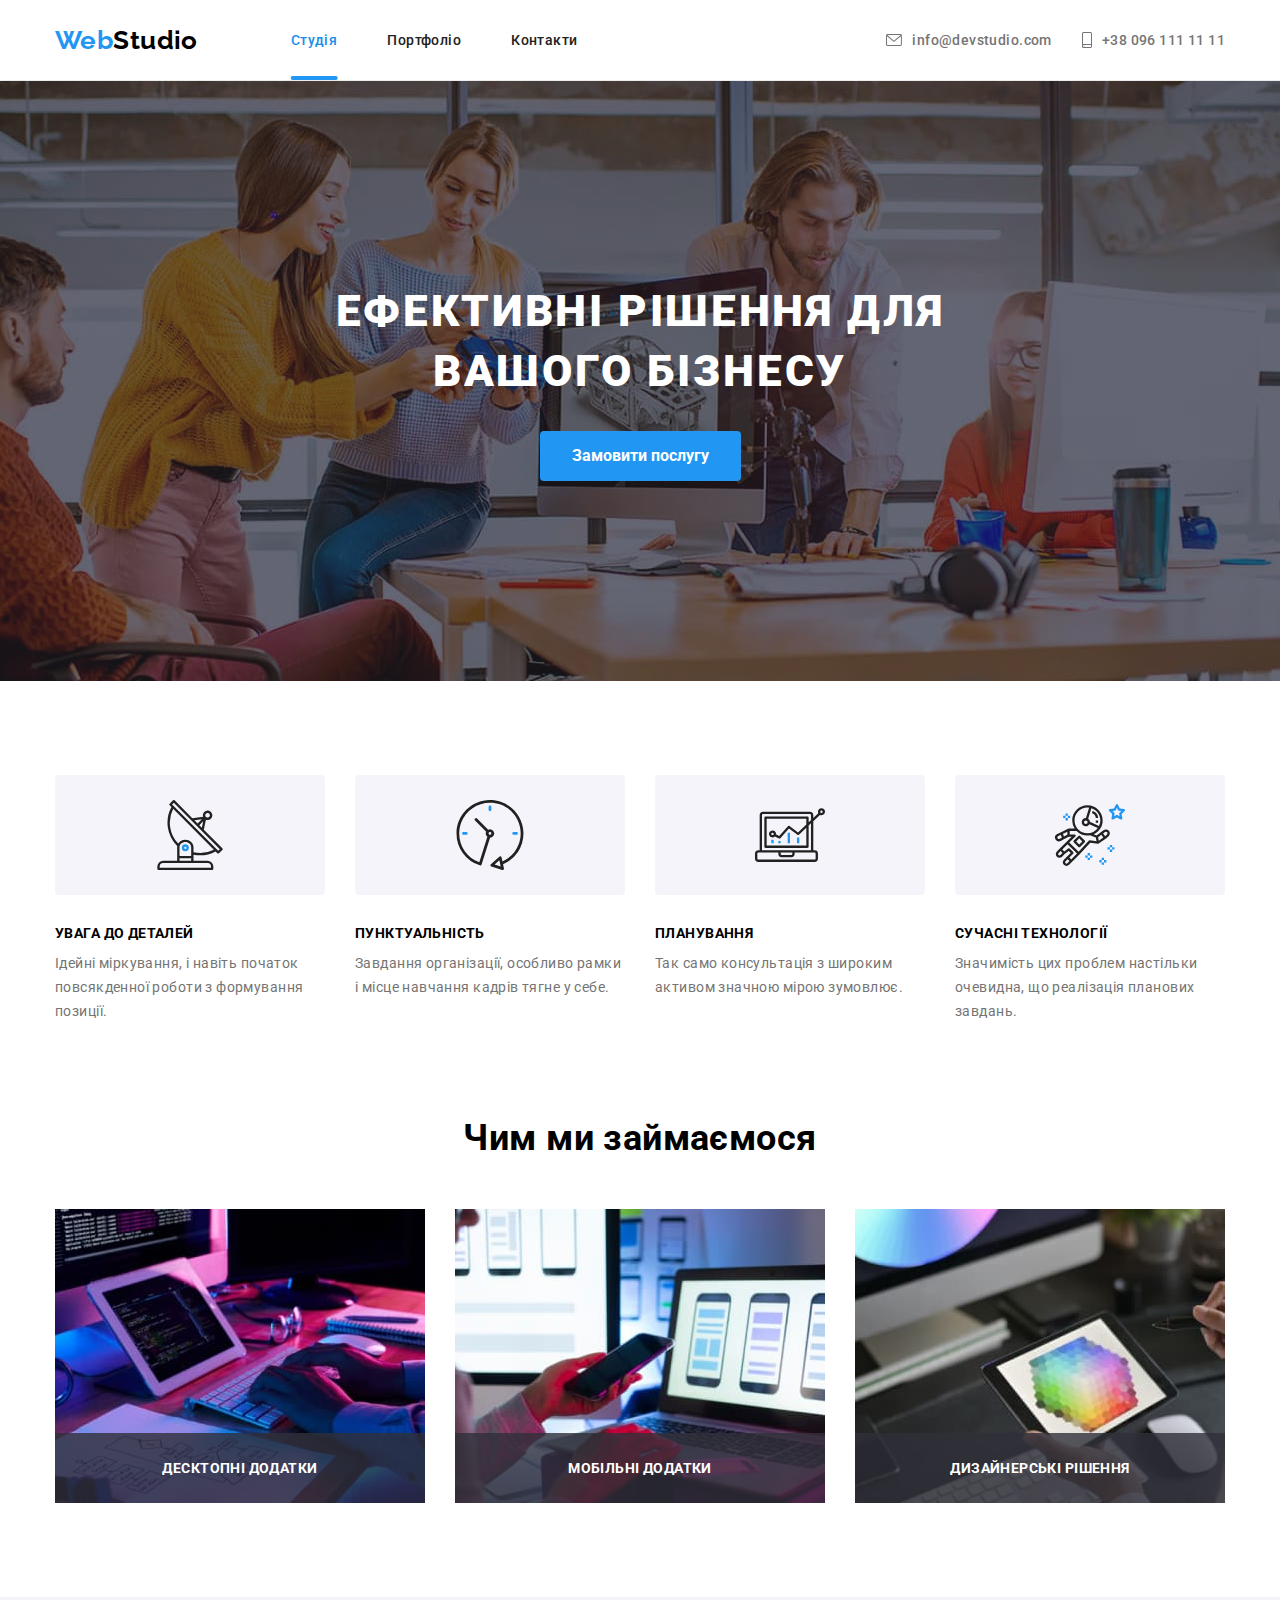
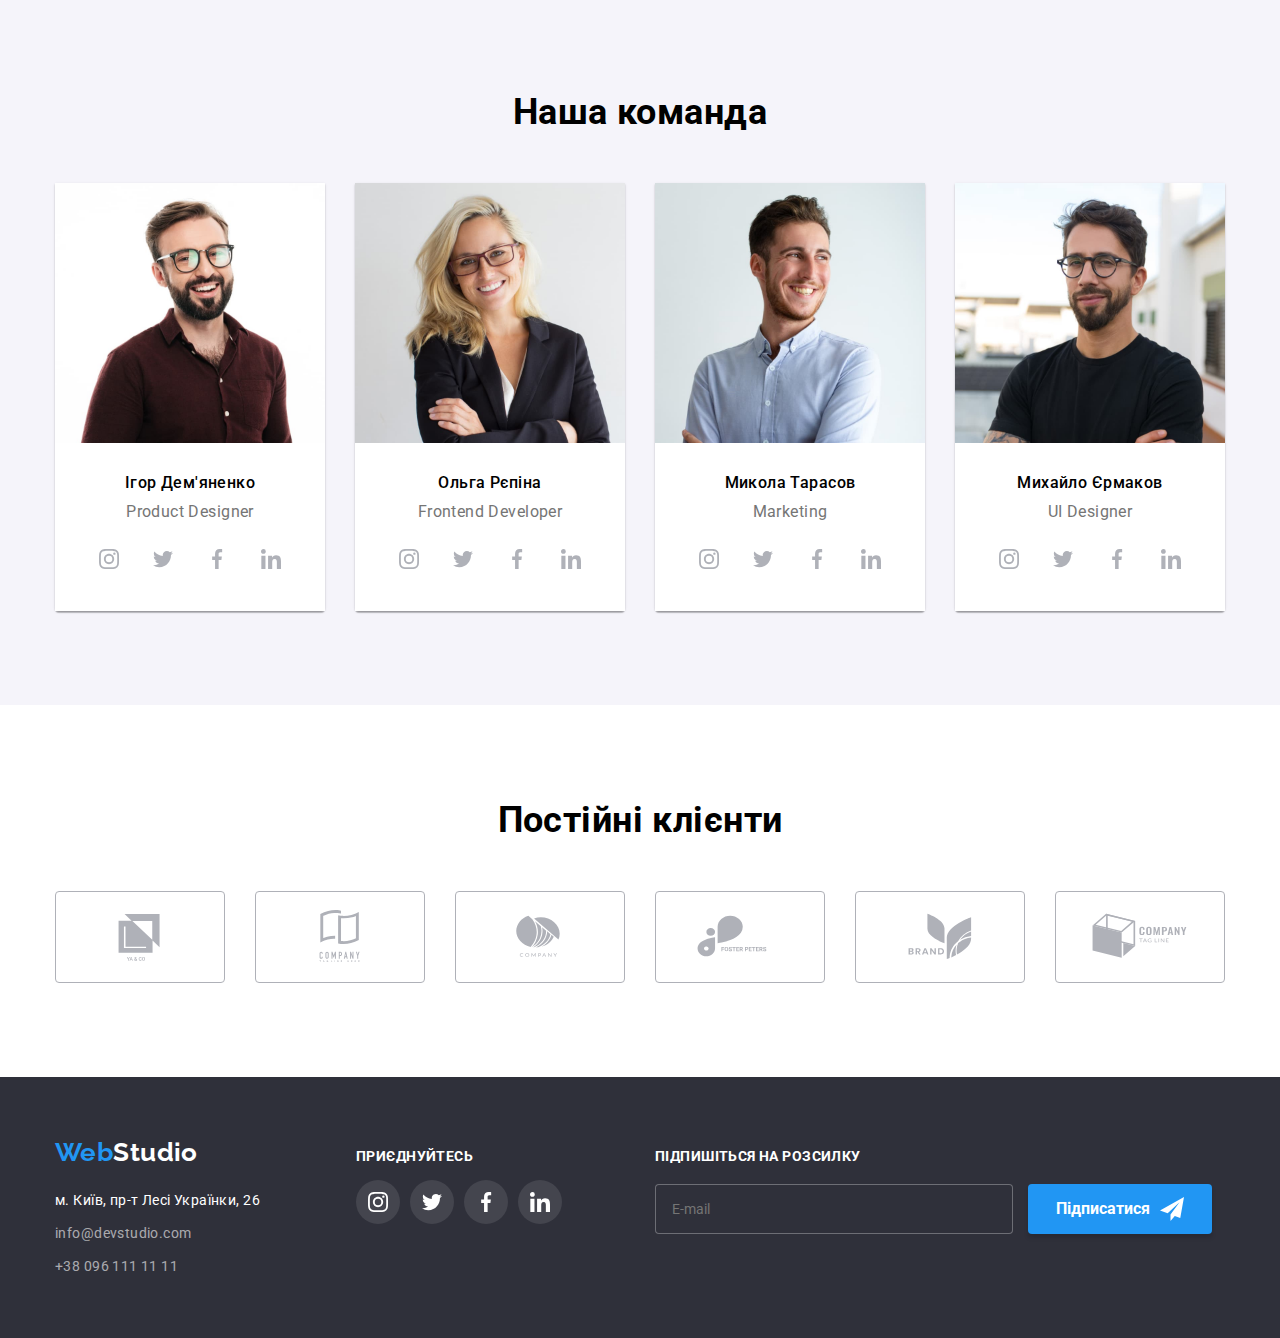
<file: index.html>
<!DOCTYPE html>
<html lang="uk">
  <head>
    <meta charset="UTF-8" />
    <meta http-equiv="X-UA-Compatible" content="IE=edge" />
    <meta name="viewport" content="width=device-width, initial-scale=1.0" />
    <title>WebStudio</title>
    <link rel="preconnect" href="https://fonts.googleapis.com" />
    <link rel="preconnect" href="https://fonts.gstatic.com" crossorigin />
    <link
      href="https://fonts.googleapis.com/css2?family=Raleway:wght@700&family=Roboto:wght@400;500;700;900&display=swap"
      rel="stylesheet"
    />
    <link rel="stylesheet" href="./css/modern-normalize.css" />
    <link rel="stylesheet" href="./css/style.css" />
  </head>
  <body>
    <header class="header">
      <div class="container header-nav">
        <nav class="header-nav">
          <a href="./index.html" class="logo"
            ><span class="blu">Web</span>Studio</a>
          <ul class="header-logo">
            <li class="item">
              <a href="./index.html" class="nav-link current">Студія</a>
            </li>
            <li class="item">
              <a href="./portfolio.html" class="nav-link">Портфоліо</a>
            </li>
            <li class="item">
              <a href="Контакти" class="nav-link">Контакти</a>
            </li>
          </ul>
        </nav>
        <ul class="ul-regist">
          <li class="item">
            <a href="mailto:info@devstudio.com" class="regist">
              <svg class="mail-two" wight="16" height="12">
              <use href="./images/icons/icons.svg#icon-mail" ></use>
            </svg>info@devstudio.com</a
            >
          </li>
          <li class="item">
            <a href="tel:+380961111111" class="regist">
              <svg class="mail" wight="10" height="16">
              <use href="./images/icons/icons.svg#icon-smartphon" ></use>
            </svg> +38 096 111 11 11</a>
          </li>
        </ul>
      </div>
    </header>
    <main>
      <section class="hero section">
        <div class="container">
          <h1 class="hero-h">Ефективні рішення для вашого бізнесу</h1>
          <button type="button" class="hero-btm" data-modal-open>Замовити послугу</button>
        </div>
      </section>
      <section class="features-section section">
        <div class="container">
          <h2 class="wigualy-hidden">Особливості</h2>
          <ul class="features">
            <li class="item">
              <div class="features-icons-box">
              <svg class="features-icons" wigth="70" height="70">
                <use class="features-icons-second" href="./images/icons/icons.svg#icon-antenna">
                </use>
              </svg>
              </div>
              <h3 class="features-title">УВАГА ДО ДЕТАЛЕЙ</h3>
              <p class="features-text">
                Ідейні міркування, і навіть початок повсякденної роботи з
                формування позиції.
              </p>
            </li>
            <li class="item">
              <div class="features-icons-box">
              <svg class="features-icons" wigth="70" height="70">
                <use href="./images/icons/icons.svg#icon-clock">
                </use>
              </svg>
              </div>
              <h3 class="features-title">ПУНКТУАЛЬНІСТЬ</h3>
              <p class="features-text">
                Завдання організації, особливо рамки і місце навчання кадрів
                тягне у себе.
              </p>
            </li>
            <li class="item">
              <div class="features-icons-box">
              <svg class="features-icons"wigth="70" height="70">
                <use href="./images/icons/icons.svg#icon-diagram">
                </use>
              </svg>
              </div>
              <h3 class="features-title">ПЛАНУВАННЯ</h3>
              <p class="features-text">
                Так само консультація з широким активом значною мірою зумовлює.
              </p>
            </li>
            <li class="item">
              <div class="features-icons-box">
              <svg class="features-icons" wigth="70" height="70">
                <use href="./images/icons/icons.svg#icon-astronaut">
                </use>
              </svg>
              </div>
              <h3 class="features-title">СУЧАСНІ ТЕХНОЛОГІЇ</h3>
              <p class="features-text">
                Значимість цих проблем настільки очевидна, що реалізація
                планових завдань.
              </p>
            </li>
          </ul>
        </div>
      </section>
      <section class="wo-we-do section">
        <div class="container">
          <h2 class="section-title">Чим ми займаємося</h2>
          <ul class="title-img">
            <li class="item">
              <img src="./images/box1.jpg" width="370" alt="Дизайн" />
              <div class="title-img-thumb">
                <p class="title-img-text">Десктопні додатки</p>
              </div>
            </li>
            <li class="item">
              <img src="./images/box2.jpg" width="370" alt="Додатки" />
              <div class="title-img-thumb"><p class="title-img-text">Мобільні додатки</p></div>
            </li>
            <li class="item"> 
              <img src="./images/box3.jpg" width="370" alt="3д графіка" />
              <div class="title-img-thumb"><p class="title-img-text">Дизайнерські рішення</p></div>
            </li>
          </ul>
        </div>
      </section>
      <section class="our-team section">
        <div class="container">
          <h2 class="team">Наша команда</h2>
          <ul class="team-cards">
            <li class="iteam">
              <img
                src="./images/img1.jpg"
                width="270"
                alt="Фото Ігора Дем'яненка"
              />
              <div class="team-name-div">
                <h3 class="team-name">Ігор Дем'яненко</h3>
                <p lang="en" class="team-profession">Product Designer</p>
                <ul class="team-social">
                  <li class="social">
                    <a class="social-link" href="">
                    <svg class="team-social-icon" wight="20" height="20">
                      <use href="./images/icons/icons.svg#icon-instagram" ></use>
                    </svg></a>
                  </li>
                  <li class="social">
                    <a class="social-link" href="">
                    <svg class="team-social-icon" wight="20" height="20">
                      <use href="./images/icons/icons.svg#icon-twitter " ></use>
                    </svg></a>
                  </li>
                  <li class="social">
                    <a class="social-link" href="">
                    <svg class="team-social-icon" wight="20" height="20">
                      <use href="./images/icons/icons.svg#icon-facebook" ></use>
                    </svg></a>
                  </li>
                  <li class="social">
                    <a class="social-link" href="">
                    <svg class="team-social-icon" wight="20" height="20">
                      <use href="./images/icons/icons.svg#linkedin" ></use>
                    </svg></a>
                  </li>
                </ul>
              </div>
            </li>
            <li class="iteam">
              <img
                src="./images/img2.jpg"
                width="270"
                alt="Фото Ольги Рєпіной"
              />
              <div class="team-name-div">
                <h3 class="team-name">Ольга Рєпіна</h3>
                <p lang="en" class="team-profession">Frontend Developer</p>
                <ul class="team-social">
                  <li class="social">
                    <a class="social-link" href="">
                    <svg class="team-social-icon" wight="20" height="20">
                      <use href="./images/icons/icons.svg#icon-instagram" ></use>
                    </svg>
                    </a>
                  </li>
                  <li class="social">
                    <a class="social-link" href="">
                    <svg class="team-social-icon" wight="20" height="20">
                      <use href="./images/icons/icons.svg#icon-twitter " ></use>
                    </svg>
                    </a>
                  </li>
                  <li class="social">
                    <a class="social-link" href="">
                    <svg class="team-social-icon" wight="20" height="20">
                      <use href="./images/icons/icons.svg#icon-facebook" ></use>
                    </svg>
                    </a>
                  </li>
                  <li class="social">
                    <a class="social-link" href="">
                    <svg class="team-social-icon" wight="20" height="20">
                      <use href="./images/icons/icons.svg#linkedin" ></use>
                    </svg>
                    </a>
                  </li>
                </ul>
              </div>
            </li>
            <li class="iteam">
              <img
                src="./images/img3.jpg"
                width="270"
                alt="Фото Миколи Тарасова"
              />
              <div class="team-name-div">
                <h3 class="team-name">Микола Тарасов</h3>
                <p lang="en" class="team-profession">Marketing</p>
                <ul class="team-social">
                  <li class="social">
                    <a class="social-link" href="">
                    <svg class="team-social-icon" wight="20" height="20">
                      
                      <use href="./images/icons/icons.svg#icon-instagram" ></use>
                    </svg>
                    </a>
                  </li>
                  <li class="social">
                    <a class="social-link" href="">
                    <svg class="team-social-icon" wight="20" height="20">
                      <use href="./images/icons/icons.svg#icon-twitter " ></use>
                    </svg>
                    </a>
                  </li>
                  <li class="social">
                     <a class="social-link" href="">
                    <svg class="team-social-icon" wight="20" height="20">
                      <use href="./images/icons/icons.svg#icon-facebook" ></use>
                    </svg>
                    </a>
                  </li>
                  <li class="social">
                    <a class="social-link" href="">
                    <svg class="team-social-icon" wight="20" height="20">
                      
                      <use href="./images/icons/icons.svg#linkedin"></use>
                    </svg>
                    </a>
                  </li>
                </ul>
              </div>
            </li>
            <li class="iteam">
              <img
                src="./images/img4.jpg"
                width="270"
                alt="Фото Михайла Єрмакова"
              />
              <div class="team-name-div">
                <h3 class="team-name">Михайло Єрмаков</h3>
                <p lang="en" class="team-profession">UI Designer</p>
                <ul class="team-social">
                  <li class="social">
                    <a class="social-link" href="">
                    <svg class="team-social-icon" wight="20" height="20">
                      <use href="./images/icons/icons.svg#icon-instagram" ></use>
                    </svg>
                    </a>
                  </li>
                  <li class="social">
                    <a class="social-link" href="">
                    <svg class="team-social-icon" wight="20" height="20">
                      <use href="./images/icons/icons.svg#icon-twitter " ></use>
                    </svg>
                    </a>
                  </li>
                  <li class="social">
                    <a class="social-link" href="">
                    <svg class="team-social-icon" wight="20" height="20">
                      <use href="./images/icons/icons.svg#icon-facebook" ></use>
                    </svg>
                    </a>
                  </li>
                  <li class="social">
                    <a class="social-link" href="">
                    <svg class="team-social-icon" wight="20" height="20">
                      <use href="./images/icons/icons.svg#linkedin" ></use>
                    </svg>
                    </a>
                  </li>
                </ul>
              </div>
            </li>
          </ul>
        </div>
      </section>
      <section class="clients section">
        <div class="container">
          <h2 class="team">Постійні клієнти</h2>
        <ul class="clients-icons">
          <li class="cliens">
            <a class="clients-box" href="">
            <svg class="clients-icons-svg" wigth="106" height="60">
            <use href="./images/icons/icons.svg#icon-Logo"></use>
          </svg>
          </a>
        </li>
          <li class="cliens">
            <a class="clients-box" href="">
            <svg class="clients-icons-svg" wigth="106" height="60">
            <use href="./images/icons/icons.svg#icon-Logo-1"></use>
          </svg>
          </a>
        </li>
          <li class="cliens">
            <a class="clients-box" href="">
            <svg class="clients-icons-svg" wigth="106" height="60">
            <use href="./images/icons/icons.svg#icon-Logo-2"></use>
          </svg>
          </a>
        </li>
          <li class="cliens">
            <a class="clients-box" href="">
            <svg class="clients-icons-svg" wigth="106" height="60">
            <use href="./images/icons/icons.svg#icon-Logo-3"></use>
          </svg>
          </a>
        </li>
          <li class="cliens">
            <a class="clients-box" href="">
            <svg class="clients-icons-svg" wigth="106" height="60">
            <use href="./images/icons/icons.svg#icon-Logo-4"></use>
          </svg>
        </a>
      </li>
          <li class="cliens">
            <a class="clients-box" href="">
            <svg class="clients-icons-svg" wigth="106" height="60">
            <use href="./images/icons/icons.svg#icon-Logo-5"></use>
          </svg>
          </a>
        </li>
        </ul>
        </div>
      </section>
    </main>
    <footer class="footer">
      <div class="container footer-section">
        <div class="container-box">
        <a href="./index.html" class="footer-logo"
          ><span class="blu">Web</span>Studio</a>
        <address>
          <ul class="adress-nav">
            <li class="iteam">
              <a
                href="https://goo.gl/maps/qV7wrGFVNQysBkzQ6"
                target="_blank"
                rel="noreferrer noopener"
                class="adress"
                >м. Київ, пр-т Лесі Українки, 26</a
              >
            </li>
            <li class="iteam">
              <a href="mailto:info@devstudio.com" class="footer-regis"
                >info@devstudio.com</a
              >
            </li>
            <li class="iteam">
              <a href="tel:+380961111111" class="footer-regis"
                >+38 096 111 11 11</a
              >
            </li>
          </ul>
        </address>
        </div>
      <div class="social-links">
        <h2 class="social-links-text">приєднуйтесь</h2>
        <ul class="team-social">
                  <li>
                    <a class="footer-social" href="">
                    <svg class="team-social-icon" wight="20" height="20">
                      <use href="./images/icons/icons.svg#icon-instagram" ></use>
                    </svg>
                    </a>
                  </li>
                  <li>
                    <a class="footer-social" href="">
                    <svg class="team-social-icon" wight="20" height="20">
                      <use href="./images/icons/icons.svg#icon-twitter " ></use>
                    </svg>
                    </a>
                  </li>
                  <li>
                    <a class="footer-social" href="">
                    <svg class="team-social-icon" wight="20" height="20">
                      <use href="./images/icons/icons.svg#icon-facebook" ></use>
                    </svg>
                    </a>
                  </li>
                  <li>
                    <a class="footer-social" href="">
                    <svg class="team-social-icon" wight="20" height="20">
                      <use href="./images/icons/icons.svg#linkedin" ></use>
                    </svg>
                    </a>
                  </li>
                </ul>
      </div>
      <div class="mail-form">
        <h2 class="social-links-text ">Підпишіться на розсилку</h2>
        <div class="footer-mail-form">
                <form action="">
                  <input class="fotter-mail" type="email" placeholder="E-mail">
                  <button class="foter-btn" type="submit">Підписатися <svg class="svg-teleg" width="24" height="24">
                    <use href="./images/icons/icons.svg#icon-icon-send"></use>
                  </svg></button>

                </form>  
        </div>
      </div>
      </div>
    </footer>
    <div class="backdrop is-hidden" data-modal>
      <div class="modal">
        <button class="btm-modal" data-modal-close>
          <svg class="modal-svg" wight="18" height="18">
          <use href="./images/icons/icons.svg#icon-x"></use>
          </svg>
        </button>
        <h2 class="modal-text">Залиште свої дані, ми вам передзвонимо</h2>
          <form class="" action="">
            <div class="modal-box" role="group"> 
            <label class="lable-text" for="user-name">Ім'я</label>
            <div class="form-box">
            <input class="form" type="text" name="user-name" id="user-name">
            <svg class="modal-icons" width="18" height="18">
              <use href="./images/icons/icons.svg#icon-person-black-18dp-1"  ></use>
            </svg>
            </div>
            <label class="lable-text" for="user-phone">Телефон</label>
            <div class="form-box">
            <input class="form" type="tel" name="user-phone" id="user-phone">
            <svg class="modal-icons" width="18" height="18">
            <use href="./images/icons/icons.svg#icon-phone-black-18dp-1" ></use>
            </svg>
            </div>

            <label class="lable-text" for="user-mail">Пошта</label>
            <div class="form-box">
            <input class="form" type="email" name="user-mail" id="user-mail">
             <svg class="modal-icons" width="18" height="18">
              <use href="./images/icons/icons.svg#icon-email-black-18dp-1" ></use>
            </svg>
            </div>
            <label class="lable-text" for="user-comment">Коментар</label>
            <textarea class="modal-comment" name="user-comment" id="user-comment" placeholder="Введіть текст" rows="7"></textarea>
           </div>
            <div class="modal-checkbox-box" role="group">
              <label class="modal-checkbox-text box-fix" for="modal-checkbox">
              <input class="modal-checkbox" type="checkbox" name="" id="modal-checkbox">
              <span class="special-icon"><svg class="checkbox-icon" width="11" height="8">
                <use href="./images/icons/icons.svg#icon-icon-check-1"></use>
              </svg></span>
              
              Погоджуюся з розсилкою та приймаю <a class="modal-checkbox-link" href="">Умови договору</a></label>
            </div>
            <button class="hero-btm modal-btm" type="submit">Відправити</button>
             
             
             </div>
          </form>
      
    </div>
    <script src="./modal.js"></script>
  </body>
</html>
</file>
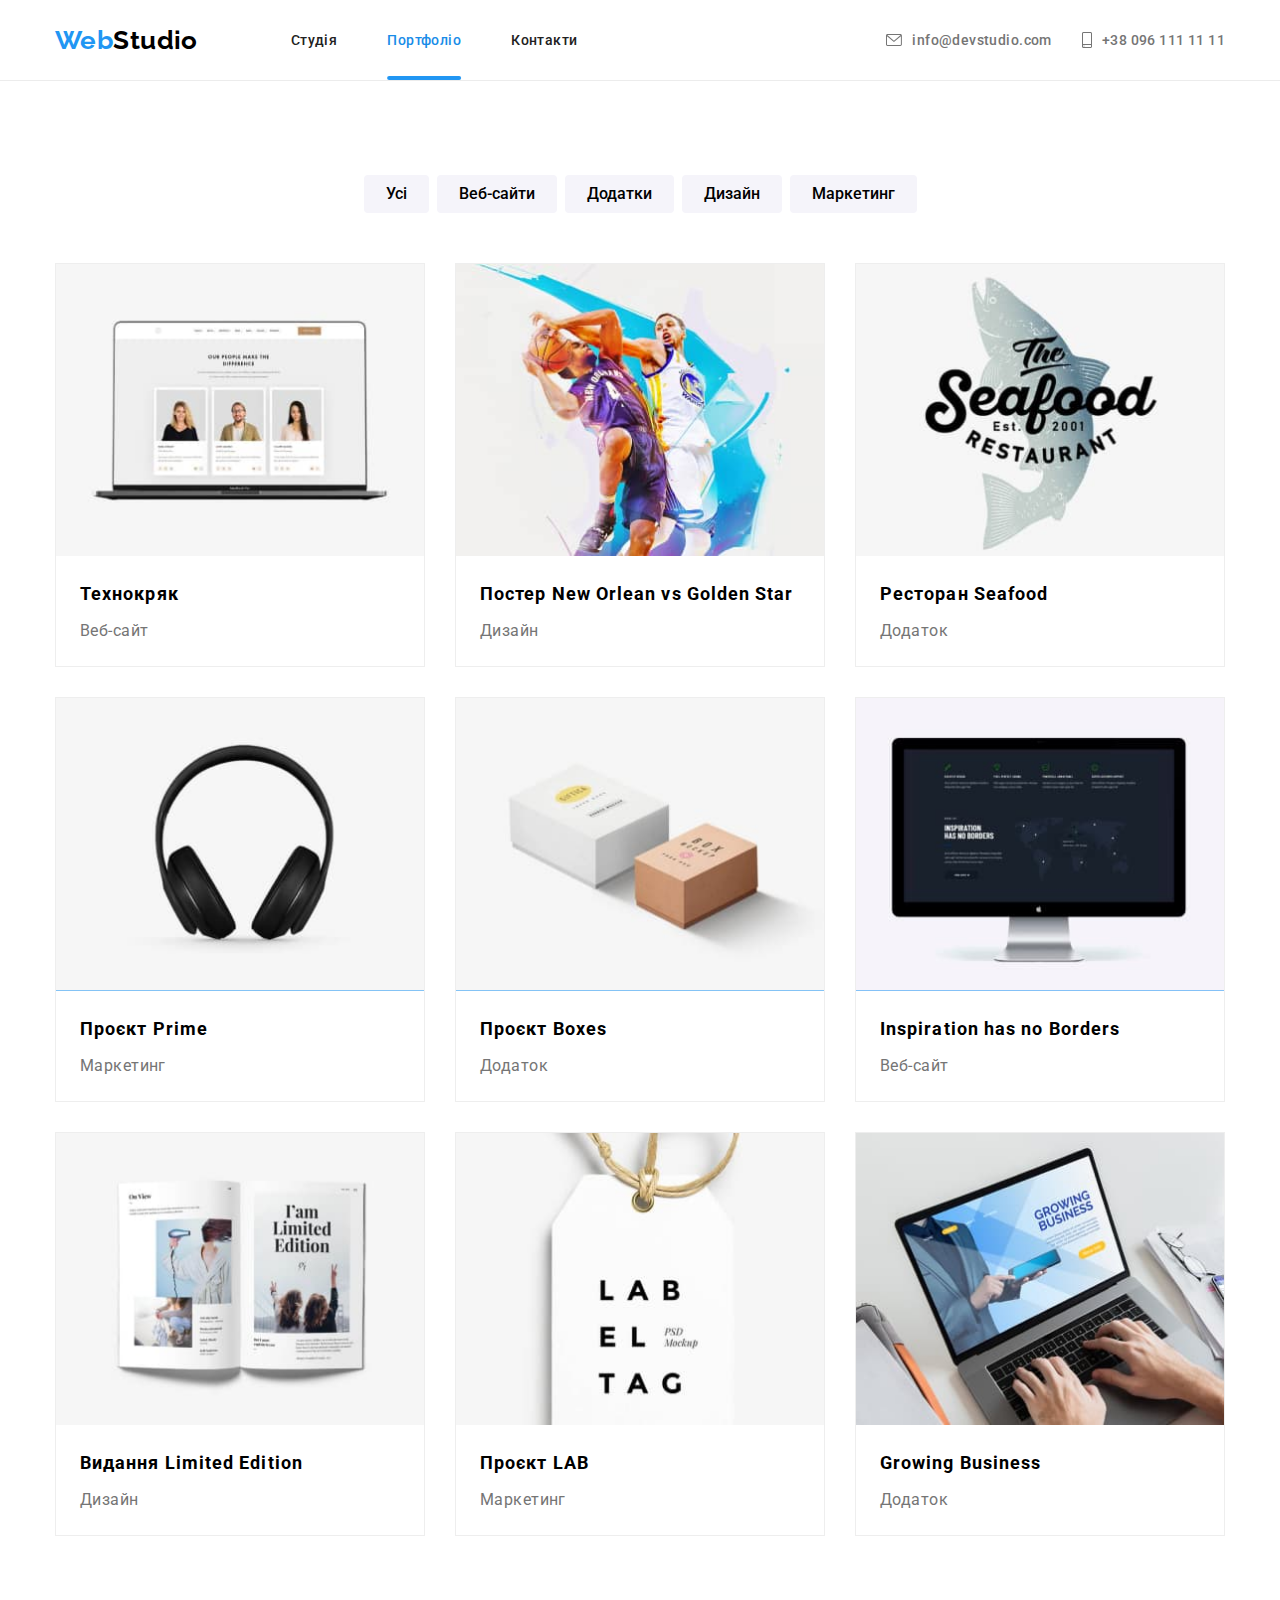
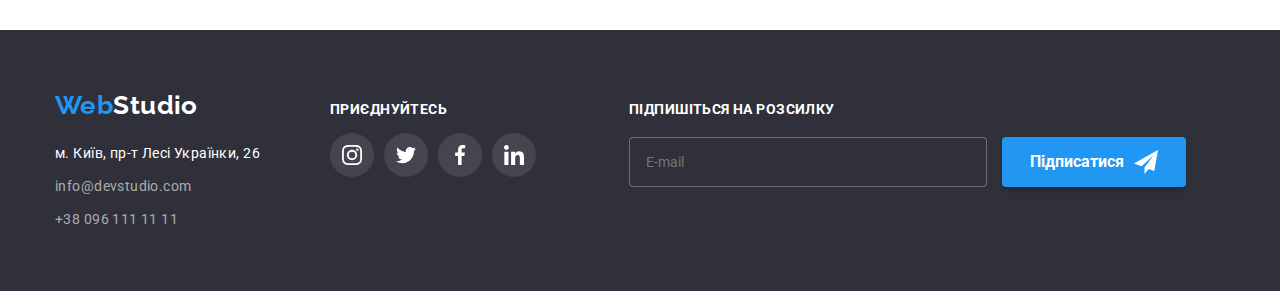
<file: portfolio.html>
<!DOCTYPE html>
<html lang="uk">
  <head>
    <meta charset="UTF-8" />
    <meta http-equiv="X-UA-Compatible" content="IE=edge" />
    <meta name="viewport" content="width=device-width, initial-scale=1.0" />
    <title>WebStudio</title>
    <link rel="preconnect" href="https://fonts.googleapis.com" />
    <link rel="preconnect" href="https://fonts.gstatic.com" crossorigin />
    <link
      href="https://fonts.googleapis.com/css2?family=Raleway:wght@700&family=Roboto:wght@400;500;700;900&display=swap"
      rel="stylesheet"
    />
    <link rel="stylesheet" href="./css/modern-normalize.css">
    <link rel="stylesheet" href="./css/style.css" />
  </head>
  <body>
    <header class="header">
       <div class="container header-nav">
      <nav class="header-nav">
        <a href="./index.html" class="logo"
          ><span class="blu">Web</span>Studio</a
        >
        <ul class="header-logo">
          <li class="item"><a href="./index.html" class="nav-link">Студія</a></li>
          <li class="item">
            <a href="./portfolio.html" class="nav-link current">Портфоліо</a>
          </li>
          <li class="item"><a href="Контакти" class="nav-link">Контакти</a></li>
        </ul>
      </nav>
      <ul class="ul-regist">
          <li class="item">
            <a href="mailto:info@devstudio.com" class="regist">
              <svg class="mail-two" wight="16" height="12">
              <use href="./images/icons/icons.svg#icon-mail" ></use>
            </svg>info@devstudio.com</a
            >
          </li>
          <li class="item">
            <a href="tel:+380961111111" class="regist">
              <svg class="mail" wight="10" height="16">
              <use href="./images/icons/icons.svg#icon-smartphon" ></use>
            </svg> +38 096 111 11 11</a>
          </li>
        </ul>
      </div>
    </header>
    <main>
      <section class="section">
        <div class="container">
        <h1 class="wigualy-hidden">Портфоліо</h1>
        <ul class="filter-list">
          <li class="iteam"><button type="button" class="btm">Усі</button></li>
          <li class="iteam"><button type="button" class="btm">Веб-сайти</button></li>
          <li class="iteam"><button type="button" class="btm">Додатки</button></li>
          <li class="iteam"><button type="button" class="btm">Дизайн</button></li>
          <li class="iteam"><button type="button" class="btm">Маркетинг</button></li>
        </ul>
        <ul class="portfolio-cards">
          <li class="item item-cards">
            <a class="cards" href=""> 
              <div class="overlay-team">  
            <img class="cards-overlay"
              src="images/images-portfolio/img.jpg"
              width="370"
              alt="Фото Технокряк"/>
              <div class="overlay">
            <p class="overlay-text">Ресурс пропонує комплексні пропозиції з різним рівнем функціоналу та сервісів. Все це дозволить відвідувачу отримати вичерпні відомості про компанію чи приватну особу.</p>
            </div>
            </div>
            <div class="portfolio-cards-text">
            <h2 class="portfolio-title">Технокряк</h2>
            <p class="portfolio-text">Веб-сайт</p>
            </div>
            </a>
          </li>
          <li class="item item-cards">
            <a class="cards" href="">
              <div class="overlay-team">
            <img
              src="images/images-portfolio/img(1).jpg"
              width="370"
              alt="Фото Постер New Orlean vs Golden Star"
            />
            <div class="overlay">
            <p class="overlay-text">Ресурс пропонує комплексні пропозиції з різним рівнем функціоналу та сервісів. Все це дозволить відвідувачу отримати вичерпні відомості про компанію чи приватну особу.</p>
            </div>
            </div>
            <div class="portfolio-cards-text">
            <h2 class="portfolio-title">Постер New Orlean vs Golden Star</h2>
            <p class="portfolio-text">Дизайн</p>
            </div>
            </a>
          </li>
          <li class="item item-cards">
            <a class="cards" href="">
              <div class="overlay-team">
            <img
              src="images/images-portfolio/img(2).jpg"
              width="370"
              alt="Фото Ресторан Seafood"
            />
            <div class="overlay">
            <p class="overlay-text">Ресурс пропонує комплексні пропозиції з різним рівнем функціоналу та сервісів. Все це дозволить відвідувачу отримати вичерпні відомості про компанію чи приватну особу.</p>
            </div>
            </div>
            <div class="portfolio-cards-text">
            <h2 class="portfolio-title">Ресторан Seafood</h2>
            <p class="portfolio-text">Додаток</p>
            </div>
            </a>
          </li>
          <li class="item item-cards">
            <a class="cards" href="">
              <div class="overlay-team">
            <img
              src="images/images-portfolio/img(3).jpg"
              width="370"
              alt="Фото Проєкт Prime"
            />
            <div class="overlay">
            <p class="overlay-text">Ресурс пропонує комплексні пропозиції з різним рівнем функціоналу та сервісів. Все це дозволить відвідувачу отримати вичерпні відомості про компанію чи приватну особу.</p>
            </div>
            </div>
            <div class="portfolio-cards-text">
            <h2 class="portfolio-title">Проєкт Prime</h2>
            <p class="portfolio-text">Маркетинг</p>
            </div>
            </a>
          </li>
          <li class="item item-cards">
            <a class="cards" href="">
              <div class="overlay-team">
            <img
              src="images/images-portfolio/img(4).jpg"
              width="370"
              alt="Фото Проєкт Boxes"
            />
            <div class="overlay">
            <p class="overlay-text">Ресурс пропонує комплексні пропозиції з різним рівнем функціоналу та сервісів. Все це дозволить відвідувачу отримати вичерпні відомості про компанію чи приватну особу.</p>
            </div>
            </div>
            <div class="portfolio-cards-text">
            <h2 class="portfolio-title">Проєкт Boxes</h2>
            <p class="portfolio-text">Додаток</p>
            </div>
            </a>
          </li>
          <li class="item item-cards">
            <a class="cards" href="">
              <div class="overlay-team">
            <img
              src="images/images-portfolio/img(5).jpg"
              width="370"
              alt="Фото Inspiration has no Borders"
            />
            <div class="overlay">
            <p class="overlay-text">Ресурс пропонує комплексні пропозиції з різним рівнем функціоналу та сервісів. Все це дозволить відвідувачу отримати вичерпні відомості про компанію чи приватну особу.</p>
            </div>
            </div>
            <div class="portfolio-cards-text">
            <h2 lang="en" class="portfolio-title">Inspiration has no Borders</h2>
            <p class="portfolio-text">Веб-сайт</p>
            </div>
            </a>
          </li>
          <li class="item item-cards">
            <a class="cards" href="">
              <div class="overlay-team">
            <img
              src="images/images-portfolio/img(6).jpg"
              width="370"
              alt="Фото Видання Limited Edition"
            />
            <div class="overlay">
            <p class="overlay-text">Ресурс пропонує комплексні пропозиції з різним рівнем функціоналу та сервісів. Все це дозволить відвідувачу отримати вичерпні відомості про компанію чи приватну особу.</p>
            </div>
            </div>
            <div class="portfolio-cards-text">
            <h2 class="portfolio-title">Видання Limited Edition</h2>
            <p class="portfolio-text">Дизайн</p>
            </div>
            </a>
          </li>
          <li class="item item-cards">
            <a class="cards" href="">
              <div class="overlay-team">
            <img
              src="images/images-portfolio/img(7).jpg"
              width="370"
              alt="Фото Проєкт LAB"
            />
            <div class="overlay">
            <p class="overlay-text">Ресурс пропонує комплексні пропозиції з різним рівнем функціоналу та сервісів. Все це дозволить відвідувачу отримати вичерпні відомості про компанію чи приватну особу.</p>
            </div>
            </div>
            <div class="portfolio-cards-text">
            <h2 class="portfolio-title">Проєкт LAB</h2>
            <p class="portfolio-text">Маркетинг</p>
            </div>
            </a>
          </li>
          <li class="item item-cards">
            <a class="cards" href="">
              <div class="overlay-team">
            <img
              src="images/images-portfolio/img(8).jpg"
              width="370"
              alt="Фото Growing Business"
            />
            <div class="overlay">
            <p class="overlay-text">Ресурс пропонує комплексні пропозиції з різним рівнем функціоналу та сервісів. Все це дозволить відвідувачу отримати вичерпні відомості про компанію чи приватну особу.</p>
            </div>
            </div>
            <div class="portfolio-cards-text">
            <h2 lang="en" class="portfolio-title">Growing Business</h2>
            <p class="portfolio-text">Додаток</p>
            </div>
          </li>
        </ul>
        </div>
      </section>
    </main>
     <footer class="footer">
      <div class="container footer-section">
        <div>
        <a href="./index.html" class="footer-logo"
          ><span class="blu">Web</span>Studio</a>
        <address>
          <ul class="adress-nav">
            <li class="iteam">
              <a
                href="https://goo.gl/maps/qV7wrGFVNQysBkzQ6"
                target="_blank"
                rel="noreferrer noopener"
                class="adress"
                >м. Київ, пр-т Лесі Українки, 26</a
              >
            </li>
            <li class="iteam">
              <a href="mailto:info@devstudio.com" class="footer-regis"
                >info@devstudio.com</a
              >
            </li>
            <li class="iteam">
              <a href="tel:+380961111111" class="footer-regis"
                >+38 096 111 11 11</a
              >
            </li>
          </ul>
        </address>
        </div>
      <div class="social-links">
        <h2 class="social-links-text">приєднуйтесь</h2>
        <ul class="team-social">
                  <li>
                    <a class="footer-social" href="">
                    <svg class="team-social-icon" wight="20" height="20">
                      <use href="./images/icons/icons.svg#icon-instagram" ></use>
                    </svg>
                    </a>
                  </li>
                  <li>
                    <a class="footer-social" href="">
                    <svg class="team-social-icon" wight="20" height="20">
                      <use href="./images/icons/icons.svg#icon-twitter " ></use>
                    </svg>
                    </a>
                  </li>
                  <li>
                    <a class="footer-social" href="">
                    <svg class="team-social-icon" wight="20" height="20">
                      <use href="./images/icons/icons.svg#icon-facebook" ></use>
                    </svg>
                    </a>
                  </li>
                  <li>
                    <a class="footer-social" href="">
                    <svg class="team-social-icon" wight="20" height="20">
                      <use href="./images/icons/icons.svg#linkedin" ></use>
                    </svg>
                    </a>
                  </li>
                </ul>
      </div>
      <div class="mail-form">
        <h2 class="social-links-text ">Підпишіться на розсилку</h2>
        <div class="footer-mail-form">
                <form action="">
                  <input class="fotter-mail" type="email" placeholder="E-mail">
                  <button class="foter-btn" type="submit">Підписатися <svg class="svg-teleg" width="24" height="24">
                    <use href="./images/icons/icons.svg#icon-icon-send"></use>
                  </svg></button>

                </form>  
        </div>
      </div>
      </div>
    </footer>
  </body>
</html>
</file>
<file: css/style.css>
:root { 
    /* COLOR-START */
    --header-backgr-color: #ECECEC;
    --main-padge-text-color: #212121;
    --main-font-family: 'Roboto', sans-serif;
    --secondary-padge-color:#757575;
    --secondary-font-family:'Raleway', sans-serif;
    --color-btm-logo: #2196F3;
    --color-with:#FFFFFF;
    --main-background-color:#F5F5F5;
    --active-color-btm: #188CE8;
    --footer-back: #2F303A;
    --footer-color-registr: rgba(255, 255, 255, 0.6);
    --btm-portf-back: #F5F4FA;
    --secondary-bgr:#2F303A;
     --bg-img: #C4C4C4;
    --icons-color: #AFB1B8;
    --icons-border-color:#2196F3; 
/* COLOR-END}  */

/* ANIMATION-START */
--animation-overlay: 250ms cubic-bezier(0.4, 0, 0.2, 1);

/* ANIMATION-FINISH */
}

body {
font-family:var(--main-font-family);
color: var(--main-padge-color);
letter-spacing: 0.03em;
background-color: var(--color-with) ;
font-size: 14px;
}

ul {list-style: none;
padding: 0;
margin: 0;}

h1,h2,h3,p {
padding: 0;
margin: 0;
}
::before {
box-sizing: border-box;}

img {
    display: block;
    max-width: 100%;
    height: auto;
}

.container {
width: 1200px;
margin: 0 auto;
padding-left: 15px;
padding-right: 15px;
}
.container-box 
{min-width: 231px;}
.section 
{padding-top: 94px;
padding-bottom: 94px;}
/* header */

.header{
border-bottom: 1px solid #ECECEC;}

.header-nav {
    display: flex;
    align-items: center;}

.header-logo {
display: flex;

}
.header-logo .item {
    margin-left: 50px;
}
.header-logo .item:first-child {
    margin-left:0px;
}


.logo {
margin-right: 93px;
font-family: var(--secondary-font-family);
color: #000000;
font-weight: 700;
font-size: 26px;
line-height: calc(31 / 26);
text-decoration: none;
display: inline;
} 

.blu {
color: var(--color-btm-logo);
font-family: var(--secondary-font-family);}

.nav-link {
    position: relative;
    display: block;
    font-weight: 500;
    line-height: calc(16 / 14);
    text-decoration: none;
    color: var(--main-padge-text-color);
    padding-top: 32px;
    padding-bottom: 32px;
    transition: color var(--animation-overlay);
    }

 .current {
 color:var(--active-color-btm);
 }

.nav-link:hover,
.nav-link:focus 
{color: var(--color-btm-logo);}

.nav-link.current::after {
    content: '';
    position: absolute;
    left: 50%;
    bottom: 0;
    transform: translateX(-50%);
    display: block;
    width: 100%;
    height: 4px;
    border-radius: 2px;
    background-color: var(--color-btm-logo);
    }

.ul-regist {
    display: flex;
    margin-left: auto;
}
.ul-regist .item {
    margin-left: 30px;
}
.ul-regist .item:first-child {
    margin-left: 0px;}
.mail {
    margin: auto;
    padding: auto;
    height: 16px;
    width: 10px;
    fill: currentColor;
}
.mail-two {
    fill: currentColor;
    width:16px ;
    height:12px ;
}
.regist {
    display: flex;
    color: var(--secondary-padge-color);
    font-weight: 500;
    line-height: calc(16 / 14);
    text-decoration: none;
    font-style: normal;
    align-items: center;
    gap: 10px;
    transition: color var(--animation-overlay);
}

.regist:hover,
.regist:focus
{ color: var(--color-btm-logo);}



/* main студія */

.hero {
    max-width: 1600px;
    margin: 0px auto;
    padding:200px 0px ;
    text-align: center;
    background-color:var(--bg-img);
    background-image: linear-gradient(rgba(47, 48, 58, 0.4), rgba(47, 48, 58, 0.4)),
    url(../images/baground.jpg);
    background-repeat: no-repeat;
    background-position: center;}

.hero-h {
    color: var(--color-with);
    font-weight: 900;
    font-size: 44px;
    line-height: calc(60 / 44);
    letter-spacing: 0.06em;
    text-transform:uppercase;
    width: 696px;
    margin-bottom: 30px;
    margin-left: auto;
    margin-right: auto;
     }

/* Скрытый <h2 class="wigualy-hidden">Особливості</h2> 
Скрытый <h1 class="wigualy-hidden">Портфоліо</h1>*/
.wigualy-hidden {
    visibility: hidden;
    pointer-events: none;
    position: absolute;}
/* Скрытый <h2 class="wigualy-hidden">Особливості</h2> 
Скрытый <h1 class="wigualy-hidden">Портфоліо</h1>*/

.hero-btm {
    font-weight: 700;
    font-size: 16px;
    line-height: 30px;
    align-items: center;
    cursor: pointer;
    color: var(--color-with);
    background-color: var(--color-btm-logo);
    border-radius: 4px;
    border:inherit;
    padding: 10px 32px;
    transition: background-color var(--animation-overlay);}


.hero-btm:hover,
.hero-btm:focus {
    background-color: var(--active-color-btm);}

.features-section {
    padding-bottom: 0px;} 

.features {
    display: flex;
}

.features-icons-box {
    background-color: var(--btm-portf-back);
    height: 120px;
    display: flex;
    justify-content: center;
    align-items: center;
    margin-bottom: 30px;
    border-radius: 4px;
    }

.features .item {
    width: 270px;
    margin-left: 30px;}

.features .item:first-child {
    margin-left: 0px;}

 .features-title {
    margin-bottom: 10px;
    font-size: 14px;
    line-height: calc(16 / 14);
    text-transform: uppercase;
 }
.features-text {
    line-height: calc(24 / 14);
    color: var(--secondary-padge-color);}
/* .wo-we-do 
{margin-bottom: 94px;} */
.section-title 

{margin-bottom: 50px;}

.title-img .item 
{margin-left: 30px;}

.title-img .item:first-child 
{margin-left: 0px;}

.title-img 
{display: flex; }

.item {
    position: relative;
    transition: box-shadow var(--animation-overlay) ;
}

.title-img-thumb{
    position: absolute;
    display: flex;
    align-items: center;
    justify-content: center;
    bottom: 0;
    width: 100%;
    height: 70px;
    background: rgba(47, 48, 58, 0.8); }
  
.title-img-text {
    font-weight: 700;
    font-size: 14px;
    line-height: calc(16 / 14);
    letter-spacing: 0.03em;
    text-transform: uppercase;
    color: var(--color-with);
    
    
}
.section-title, .team {
    font-size: 36px;
    line-height: calc(42 / 36);
    text-align: center;
}
.our-team 
{background-color: var(--btm-portf-back);}

.team 
{margin-bottom: 50px;}

.team-cards 
{display: flex;}

.team-cards .iteam 
{margin-left:30px;
    width: 270px;
box-shadow: 0px 1px 3px rgba(0, 0, 0, 0.12), 0px 1px 1px rgba(0, 0, 0, 0.14), 0px 2px 1px rgba(0, 0, 0, 0.2);
border-radius: 0px 0px 4px 4px;}

.team-cards .iteam:first-child 
{margin-left:0px;}

.overlay-team {
    position: relative;
    overflow: hidden;
}

.overlay {
    position: absolute;
    width: 100%;
    height: 100%;
    top: 0;
    left: 0;
   
    padding: 63px 24px;
    background-color:rgba(33, 150, 243, 0.9);
    transform: translateY(100%);
    transition: transform var(--animation-overlay);
}
.overlay-text{
    font-weight: 400;
    font-size: 18px;
    line-height: calc(28 / 18);
    letter-spacing: 0.03em;
    color: var(--color-with);
    
}
.item-cards:hover .overlay {
 transform: translateY(0%);
}
.team-name {
    margin-bottom:10px;
    font-weight: 500;
    font-size: 16px;
    line-height: calc(19 / 16);
    }
.team-name-div 
{padding: 30px 30px;
text-align: center;
background-color: var(--color-with);}

.team-social {
    display: flex;
    text-align: center;
    justify-content: center;
    margin-top: 16px;
    gap: 10px;}

.social {
    width: 44px;
    height: 44px;

}
.social-link {
    display: flex;
    align-items: center;
    justify-content: center;
    width: 100%;
    height: 100%;
    color: var(--icons-color);
    border-radius: 50%;
    transition: color var(--animation-overlay),
    background-color var(--animation-overlay);
}

.social-link:hover,
.social-link:focus {
    color: var(--color-with);
    background-color: var(--icons-border-color);}


.team-social-icon {
   
    fill: currentColor;
    
}

.team-profession {
    font-size: 16px;
    line-height: calc(19 / 16);
    color: var(--secondary-padge-color);}

    /* footer */
    
    
.footer {
    padding-top: 60px;
    padding-bottom: 60px;
    background-color: var(--footer-back);}

 .footer-logo {
    margin-bottom: 20px;
    display: inline-block;
    font-family: var(--secondary-font-family);
    font-weight: 700;
    font-size: 26px;
    line-height: calc(31 / 26);
    color: var(--color-with);
    text-decoration: none;} 
.adress{
        color: var(--color-with);
        line-height: calc(24 / 14);
        text-decoration: none;
        font-style: normal;}
.footer-section { 
    display: flex;
    align-items: baseline;
    
}

 .adress-nav .iteam 
 {margin-top: 9px;} 

 .adress-nav .iteam:first-child 
 { margin-top: 0px;}

.footer-regis {
    line-height: calc(24 / 14);
    color: var(--footer-color-registr);
    text-decoration: none;
    font-style: normal;
    transition: color var(--animation-overlay);
    } 

.footer-regis:hover,
.footer-regis:focus
 {
    color: var(--color-btm-logo);
}

.mail-form {
    min-width: 570px;
    margin-left: 93px;
}
.footer-mail-form {
    margin-top: 20px;
}
.foter-btn {
    display: inline-flex;
    text-align: center;
    justify-content: center;
    font-weight: 700;
    font-size: 16px;
    line-height: calc(30 / 16);
    align-items: center;
    cursor: pointer;
    color: var(--color-with);
    background-color: var(--color-btm-logo);
    border-radius: 4px;
    border: inherit;
    padding: 10px 28px;
    box-shadow: 0px 4px 4px rgba(0, 0, 0, 0.15);
    border-radius: 4px;
    transition: background-color var(--animation-overlay);
}
.foter-btn:hover,
.foter-btn:focus {
    background-color: var(--active-color-btm);

}
.svg-teleg {
    margin-left: 10px;}

.fotter-mail {
    padding-left: 16px;
    padding-right: 16px;
    width: 358px;
    height: 50px;
    color: var(--color-with);
    background-color: var(--footer-back);
    border: 1px solid rgba(255, 255, 255, 0.3);
    box-shadow: (0px 4px 4px rgba(0, 0, 0, 0.15));
    margin-right: 12px; 
    border-radius: 4px;
    transition: border var(--animation-overlay);}

.fotter-mail:focus {
 border: 1px solid var(--color-with);
}

.cliens {
    margin-left: 30px;
    width: 170px;
    height: 92px;}

.cliens:first-child {margin-left: 0px;}

.clients-box {
    display: flex;
    align-items: center;
    justify-content: center;
    width: 100%;
    height: 100%;
    border: 1px solid var(--icons-color);
    color: var(--icons-color);
    border-radius: 4px;
    transition: color var(--animation-overlay),
    border var(--animation-overlay);
}

.clients-box:hover,
.clients-box:focus {
color: var(--icons-border-color);
border: 1px solid var(--icons-border-color)}

.clients-icons {
    display: flex;
    text-align: center;
    justify-content: center;
    
}

.clients-icons-svg {
    fill: currentColor;}

.social-links {
    min-width: 206px;
    margin-left: 70px;}

.footer-social {
display: flex;
align-items: center;
justify-content: center;
width: 44px;
height: 44px;
background-color: rgba(255, 255, 255, 0.1);;
color: var(--color-with);
border-radius: 50%;
margin-left: 10px;
transition: color var(--animation-overlay),
background-color var(--animation-overlay);
}

.footer-social:first-child {
    margin-left: 0px;
}

.footer-social:hover,
.footer-social:focus{
    background-color: var(--icons-border-color);
}

 .social-links-text {
  font-family: 'Roboto';
  color: var(--color-with);
  font-style: normal;
  font-weight: 700;
  font-size: 14px;
  line-height: calc(16 / 14);
  letter-spacing: 0.03em;
  text-transform: uppercase;
  max-height: 16px;
 }


/* footer */

/* modal */
.backdrop {
    position: fixed;
    top: 0;
    left: 0;
    opacity: 1;
    width: 100%;
    height: 100%;
    background-color: rgba(0, 0, 0, 0.2);
    transition: opacity var(--animation-overlay),
    scale var(--animation-overlay);
}

.backdrop.is-hidden {
    opacity: 0;
    visibility: hidden;
    pointer-events: none;
}

.modal {
    padding: 40px;
    position: absolute;
    top: 50%;
    left: 50%;
    transform: translate(-50%,-50%);
    scale: 1;
    min-width: 528px;
    
    background-color: var(--color-with);
    
    
    
}
.btm-modal {
    position: absolute;
    top: 8px;
    right: 8px;
    width: 30px;
    display: inline-flex;
    align-items: center;
    justify-content: center;
    height: 30px;
    padding: 0;
    border-radius: 50%;
    border: 1px solid rgba(0, 0, 0, 0.1);
    background-color: var(--color-with);
    color: var(--main-padge-text-color);
    cursor: pointer;
    
}

.modal-text {
    font-weight: 700;
    font-size: 20px;
    line-height: calc(23 / 20);
    text-align: center;
    letter-spacing: 0.03em;
    color: var(--main-padge-text-color);
    margin-bottom: 12px;
    
    
}
.modal-svg {
    fill: currentColor;
}

.btm-modal:focus,
.btm-modal:hover{
    color: var(--color-btm-logo);
}
.modal-box {
    margin-bottom: 20px;
}
.form-box {
    position: relative;
    margin-bottom: 10px;}

.modal-icons {
    position: absolute;
    top: 50%;
    left: 12px;
    transform: translateY(-50%);
    transition: fill var(--animation-overlay);

}
.lable-text {
    display: block;
    margin-bottom: 4px;
    font-weight: 400;
    font-size: 12px;
    line-height: calc(14 / 12);
    letter-spacing: 0.01em;
    color: var(--secondary-padge-color);
}



.form {
    width: 100%;
    height: 40px; 
    border-radius: 4px;
    padding-left: 42px;
    padding-right: 42px;
    border: 1px solid rgba(33, 33, 33, 0.2);
    outline: 1px solid transparent;
    transition: border var(--animation-overlay);
}
.form:focus {
    border: 1px solid var(--color-btm-logo); }

.form:focus + .modal-icons {
    fill: var(--color-btm-logo);
}

.modal-comment {
    display: block;
    width: 100%;
    height: 120px;
    resize: none;
    padding: 12px 16px;
    border: 1px solid rgba(33, 33, 33, 0.2);
    border-radius: 4px;
    outline: 1px solid transparent;
    transition: outline var(--animation-overlay);
}
.modal-comment:focus {
    outline: 1px solid var(--color-btm-logo);
}
   
.modal-checkbox-box {
    
    margin-bottom: 30px;
}

.box-fix {
    display: flex;
    justify-content: center;   
    align-items: center;
    gap: 8px;
}
.modal-checkbox-text {
    position: relative;
    font-weight: 400;
    font-size: 14px;
    line-height: calc( 24 / 14);   
    letter-spacing: 0.03em;
    color: var(--secondary-padge-color);
}
.modal-checkbox-link {
    color: var(--icons-border-color);
}

.modal-checkbox {
    appearance: none;
  
}

.special-icon {
    position: relative;
    justify-content: ;
    width: 16px;
    height: 15px;
    border-radius: 2px;
    border: solid 2px var(--main-padge-text-color);
    transition: border var(--animation-overlay);
}
.checkbox-icon {
    position: absolute;
    left: 50%;
    top: 10%;
    transform: translate(-50%);
    border: 0.2px;
    visibility:hidden ;
    transition: visibility var(--animation-overlay);
}
.modal-checkbox:checked ~ .special-icon {
    background-color: var(--color-btm-logo);
    border: solid 2px var(--color-btm-logo);
    
}
.modal-checkbox:checked ~ .special-icon > .checkbox-icon {
 visibility: visible;
}
.modal-btm {
    display: block;
    margin-left: auto;
    margin-right: auto;
}

/* modal */

/* main портфоліо */

.filter-list
{display: flex;
justify-content: center;
margin-bottom: 50px;
}


.filter-list .iteam
{margin-left: 8px;}

.filter-list .btm{
border: none;
padding: 6px 22px;
border-radius: 4px;
background: #F5F4FA;
border-color: inherit;}

.filter-list .iteam:first-child 
{margin-left: 0px;}

.btm {
    font-weight: 500;
    font-size: 16px;
    line-height: 26px;
    background-color:var(--btm-portf-back) ;
    cursor: pointer;
    transition: color var(--animation-overlay),
    background-color var(--animation-overlay),
    box-shadow var(--animation-overlay);
}
.btm:hover,
.btm:focus {
background-color: var(--color-btm-logo);
color: var(--color-with);
box-shadow: 0px 3px 1px rgba(0, 0, 0, 0.1),
    0px 1px 2px rgba(0, 0, 0, 0.08),
    0px 2px 2px rgba(0, 0, 0, 0.12);}

 .portfolio-cards
 {display: flex;
flex-wrap: wrap;
}

.portfolio-cards .item 
{width: 370px;
margin-right: 30px;
margin-bottom: 30px;
border: 1px solid #EEEEEE;}

.portfolio-cards .item:nth-child(3n) {
    margin-right: 0px;}

.portfolio-cards .item:nth-child(1n+7) 
{margin-bottom: 0px;}

.cards { 
color: var(--main-padge-color);
text-decoration: none;
}
.portfolio-cards-text {
    padding: 20px 24px;
}
.portfolio-title {
    margin-bottom: 4px;
    font-size: 18px;
    line-height: calc(36 / 18);
    letter-spacing: 0.06em;}
 .portfolio-text {
    font-size: 16px;
    line-height: calc(30 / 16);
    color: var(--secondary-padge-color);
    }
    
.item-cards:hover {
    box-shadow: 0px 1px 1px rgba(0, 0, 0, 0.12),
        0px 4px 4px rgba(0, 0, 0, 0.06),
        1px 4px 6px rgba(0, 0, 0, 0.16);
}

 /*  portfolio  */
</file>
